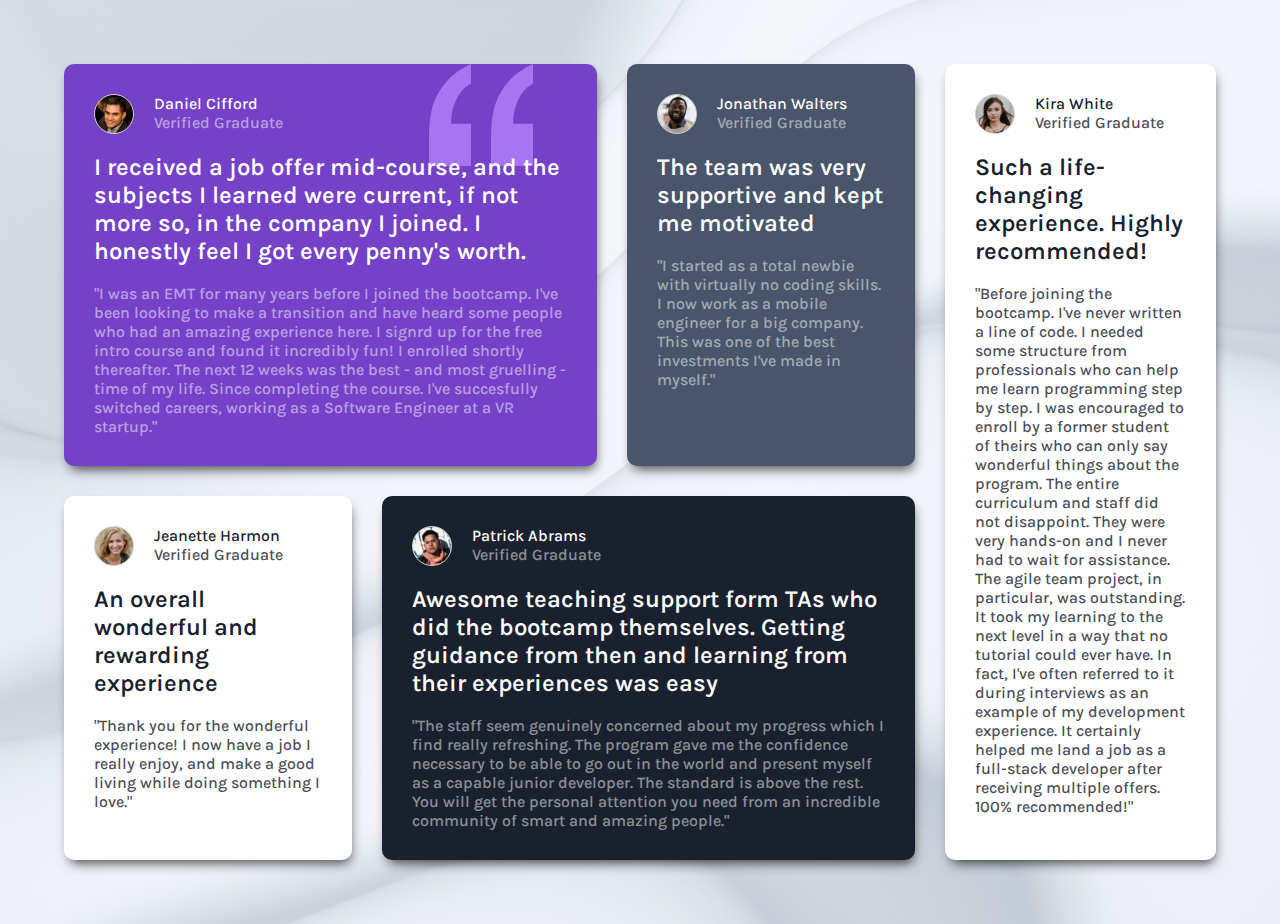
<file: index.html>
<!DOCTYPE html>
<html lang="en">
<head>
    <meta charset="UTF-8">
    <link rel="stylesheet" href="style.css">
    <link rel="preconnect" href="https://fonts.googleapis.com">
    <link rel="preconnect" href="https://fonts.gstatic.com" crossorigin>
    <link href="https://fonts.googleapis.com/css2?family=Barlow+Semi+Condensed:wght@500;600&family=Karla&display=swap" rel="stylesheet">
    <link rel="shortcut icon" href="images/favicon-32x32.png" type="image/x-icon">
    <meta name="viewport" content="width=device-width, initial-scale=1.0">
    <title>Testimonial Grid Section</title>
</head>
<body>

    <main>
        <div class="col">
            <div class="row">
        <div class="content first">
                <img src="images/bg-pattern-quotation.svg" alt="" class="quote">
            <div class="des">
    <div class="avatar one"></div>
            <div class="name">
    <p>Daniel Cifford</p>
    <p class="blur">Verified Graduate</p>
            </div>
            </div>
    <br>
    <h2>I received a job offer mid-course, and the subjects I learned were current, if not more so, in the company I joined. I honestly feel I got every penny's worth.</h2>
    <br>
    <p class="blur">"I was an EMT for many years before I joined the bootcamp. I've been looking to make a transition and have heard some people who had an amazing experience here. I signrd up for the free intro course 
        and found it incredibly fun! I enrolled shortly thereafter. The next 12 weeks was the best - and most gruelling - time of my life. Since completing the course. I've succesfully switched careers, working 
        as a Software Engineer at a VR startup."</p>
        </div>

        <div class="content second">
            <div class="des">
    <div class="avatar two"></div>
            <div class="name">
    <p>Jonathan Walters</p>
    <p class="blur">Verified Graduate</p>
            </div>
            </div>
    <br>
    <h2>The team was very supportive and kept me motivated</h2>
    <br>
    <p class="blur">"I started as a total newbie with virtually no coding skills. I now work as a mobile engineer for a big company. This was one of the best investments I've made in myself."</p>
        </div>
            </div>

            <div class="row low">
        <div class="content third">
            <div class="des">
    <div class="avatar three"></div>
            <div class="name">
    <p>Jeanette Harmon</p>
    <p class="l-blur">Verified Graduate</p>
            </div>
            </div>
    <br>
    <h2>An overall wonderful and rewarding experience</h2>
    <br>
    <p class="l-blur">"Thank you for the wonderful experience! I now have a job I really enjoy, and make a good living while doing something I love."</p>
        </div>

        <div class="content fourth">
            <div class="des">
    <div class="avatar four"></div>
            <div class="name">
    <p>Patrick Abrams</p>
    <p class="blur">Verified Graduate</p>
            </div>
            </div>
    <br>
    <h2>Awesome teaching support form TAs who did the bootcamp themselves. Getting guidance from then and learning from their experiences was easy</h2>
    <br>
    <p class="blur">"The staff seem genuinely concerned about my progress which I find really refreshing. The program gave me the confidence necessary to be able to go out in the world and present myself as a capable 
        junior developer. The standard is above the rest. You will get the personal attention you need from an incredible community of smart and amazing people."</p>
        </div>
            </div>
        </div>

        <div class="content fifth">
            <div class="des">
    <div class="avatar five"></div>
            <div class="name">
    <p>Kira White</p>
    <p class="l-blur">Verified Graduate</p>
            </div>
            </div>
    <br>
    <h2>Such a life-changing experience. Highly recommended!</h2>
    <br>
    <p class="l-blur">"Before joining the bootcamp. I've never written a line of code. I needed some structure from professionals who can help me learn programming step by step. I was encouraged to enroll by a former 
        student of theirs who can only say wonderful things about the program. The entire curriculum and staff did not disappoint. They were very hands-on and I never had to wait for assistance. The agile 
        team project, in particular, was outstanding. It took my learning to the next level in a way that no tutorial could ever have. In fact, I've often referred to it  during interviews as an example of 
        my development experience. It certainly helped me land a job as a full-stack developer after receiving multiple offers. 100% recommended!"</p>
        </div>
    </main>
    
</body>
</html>
</file>
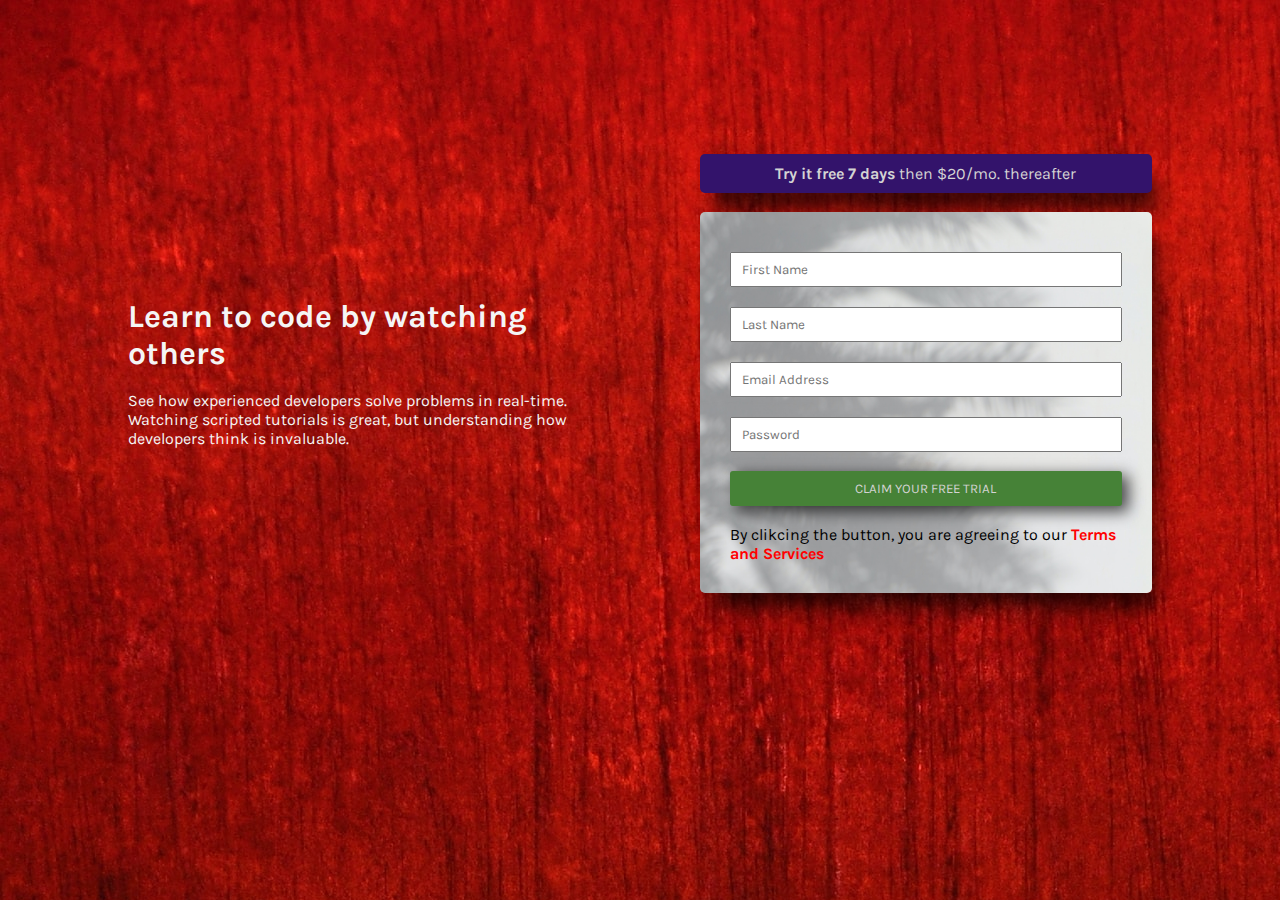
<file: form/index.html>
<!DOCTYPE html>
<html lang="en">
<head>
    <meta charset="UTF-8">
    <meta name="viewport" content="width=device-width, initial-scale=1.0">
    <link rel="stylesheet" href="style.css">
    <link rel="preconnect" href="https://fonts.googleapis.com">
    <link rel="preconnect" href="https://fonts.gstatic.com" crossorigin>
    <link href="https://fonts.googleapis.com/css2?family=Barlow+Semi+Condensed:wght@500;600&family=Karla:wght@400;700&family=Rubik&display=swap" rel="stylesheet">
    <title>Sign Up Form</title>
</head>
<body>
    <main>
        <div class="left">
            <h2>Learn to code by watching others</h2>
            <br>
            <p>See how experienced developers solve problems in real-time. Watching scripted tutorials is great, but understanding how developers think is invaluable.</p>
        </div>
        <br>
        <br>
        <br>
        <div class="right">
        <p class="trial"><b>Try it free 7 days</b> then $20/mo. thereafter</p>
        <br>
        <form action="">
            <input type="text" name="" id="name" placeholder="First Name" required>
            <input type="text" name="" id="last-name" placeholder="Last Name" required>
            <input type="text" name="" id="email-address" placeholder="Email Address" required>
            <input type="text" name="" id="password" placeholder="Password" required>
            <br>
            <button>CLAIM YOUR FREE TRIAL</button>
            <br>
            <p>By clikcing the button, you are agreeing to our <b><a href="">Terms and Services</a></b></p>
        </form>
        </div>
        
    </main>

    <script src="script.js"></script>
    
</body>
</html>
</file>
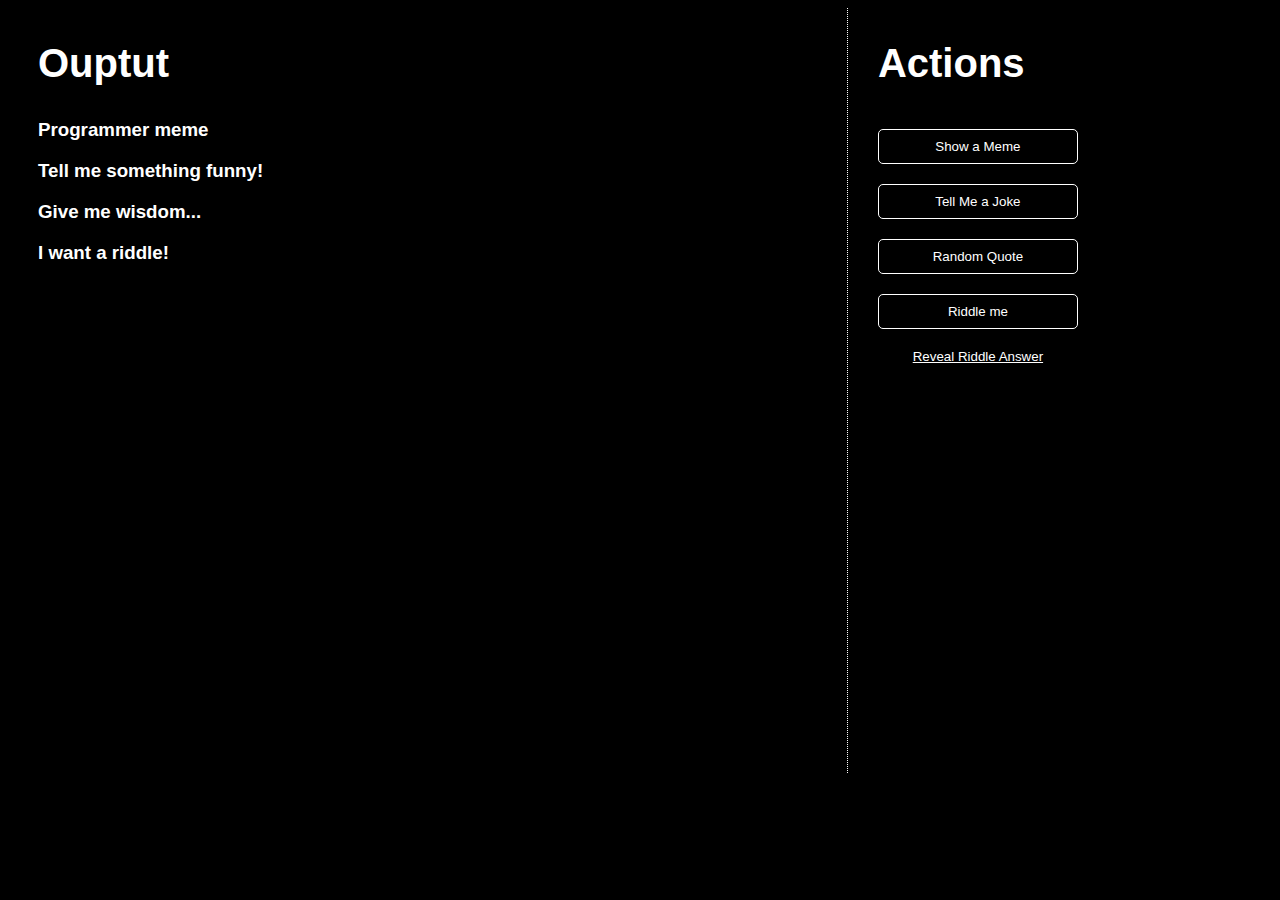
<file: generator/index.html>
<!DOCTYPE html>
<html lang="en">
  <head>
    <meta charset="UTF-8" />
    <meta http-equiv="X-UA-Compatible" content="IE=edge" />
    <meta name="viewport" content="width=device-width, initial-scale=1.0" />
    <title>Lesson 7 Challenge Starter</title>
    <link rel="stylesheet" href="./style.css" />
  </head>
  <body>
    <!-- Notice how we have used "semantic HTML" here -->
    <!-- Re-read the lesson if you don't understand what that means -->
    <!-- https://www.zachgollwitzer.com/posts/2021/fullstack-developer-series/7-html-crash-course-->
    <main>
      <section class="content">
        <h2>Ouptut</h2>
        <h3>Programmer meme</h3>
        <div class="meme"></div>
        <h3>Tell me something funny!</h3>
        <div class="joke"></div>
        <h3>Give me wisdom...</h3>
        <div class="wisdom"></div>
        <h3>I want a riddle!</h3>
        <div class="riddle"></div>
      </section>

      <!-- No need to change anything in this section -->
      <section class="sidebar">
        <h2>Actions</h2>
        <button onclick="showMeme()">Show a Meme</button>
        <button onclick="showJoke()">Tell Me a Joke</button>
        <button onclick="showQuote()">Random Quote</button>
        <button onclick="showRiddle()">Riddle me</button>
        <button class="reveal-btn" onclick="revealAnswers()">
          Reveal Riddle Answer
        </button>
      </section>
    </main>
    <script src="./script.js"></script>
  </body>
</html>
</file>
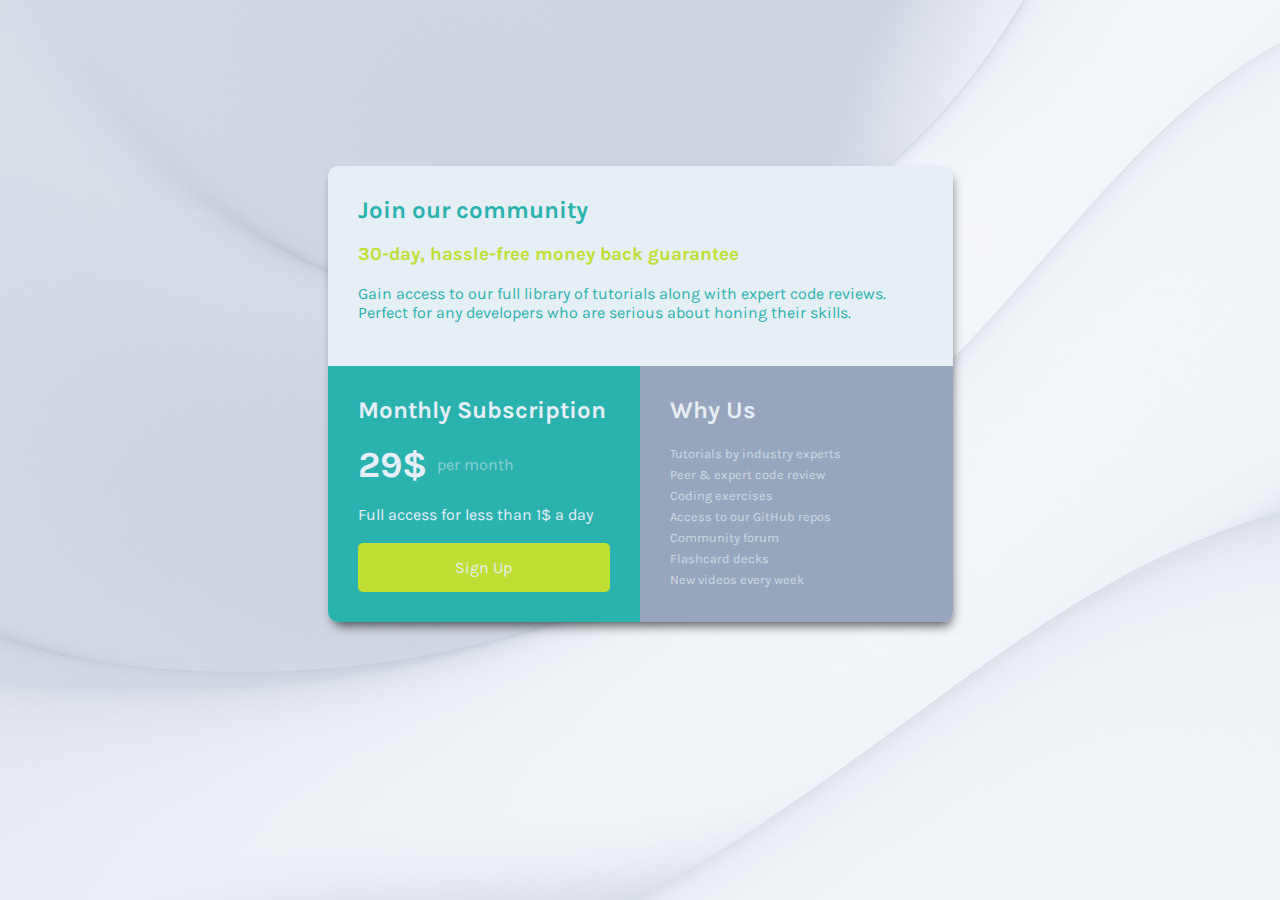
<file: price/index.html>
<!DOCTYPE html>
<html lang="en">
<head>
    <meta charset="UTF-8">
    <meta name="viewport" content="width=device-width, initial-scale=1.0">
    <link rel="stylesheet" href="style.css">
    <link rel="shortcut icon" href="images/favicon-32x32.png" type="image/x-icon">
    <link rel="preconnect" href="https://fonts.googleapis.com">
    <link rel="preconnect" href="https://fonts.gstatic.com" crossorigin>
    <link href="https://fonts.googleapis.com/css2?family=Barlow+Semi+Condensed:wght@500;600&family=Karla:wght@400;700&display=swap" rel="stylesheet">
    <title>Single Price Grid</title>
</head>
<body>

    <main>
        <div class="all first">
            <h2>Join our community</h2>
            <br>
            <h3>30-day, hassle-free money back guarantee</h3>
            <br>
            <p>Gain access to our full library of tutorials along with expert code reviews. Perfect for any developers who are serious about honing their skills.</p>
        </div>
        <div class="below">
        <div class="all second">
            <h2>Monthly Subscription</h2>
            <br>
            <div class="price">
                <h2 class="dollar">29$</h2>
                <p class="per">per month</p>   
            </div>
            <br>
            <p>Full access for less than 1$ a day</p>
            <br>
            <button>Sign Up</button>
        </div>
        <div class="all third">
            <h2>Why Us</h2>
            <br>
            <p>Tutorials by industry experts</p>
            <p>Peer & expert code review</p>
            <p>Coding exercises</p>
            <p>Access to our GitHub repos</p>
            <p>Community forum</p>
            <p>Flashcard decks</p>
            <p>New videos every week</p>
        </div>
        </div>
    </main>
    
    <script src="script.js"></script>
</body>
</html>
</file>
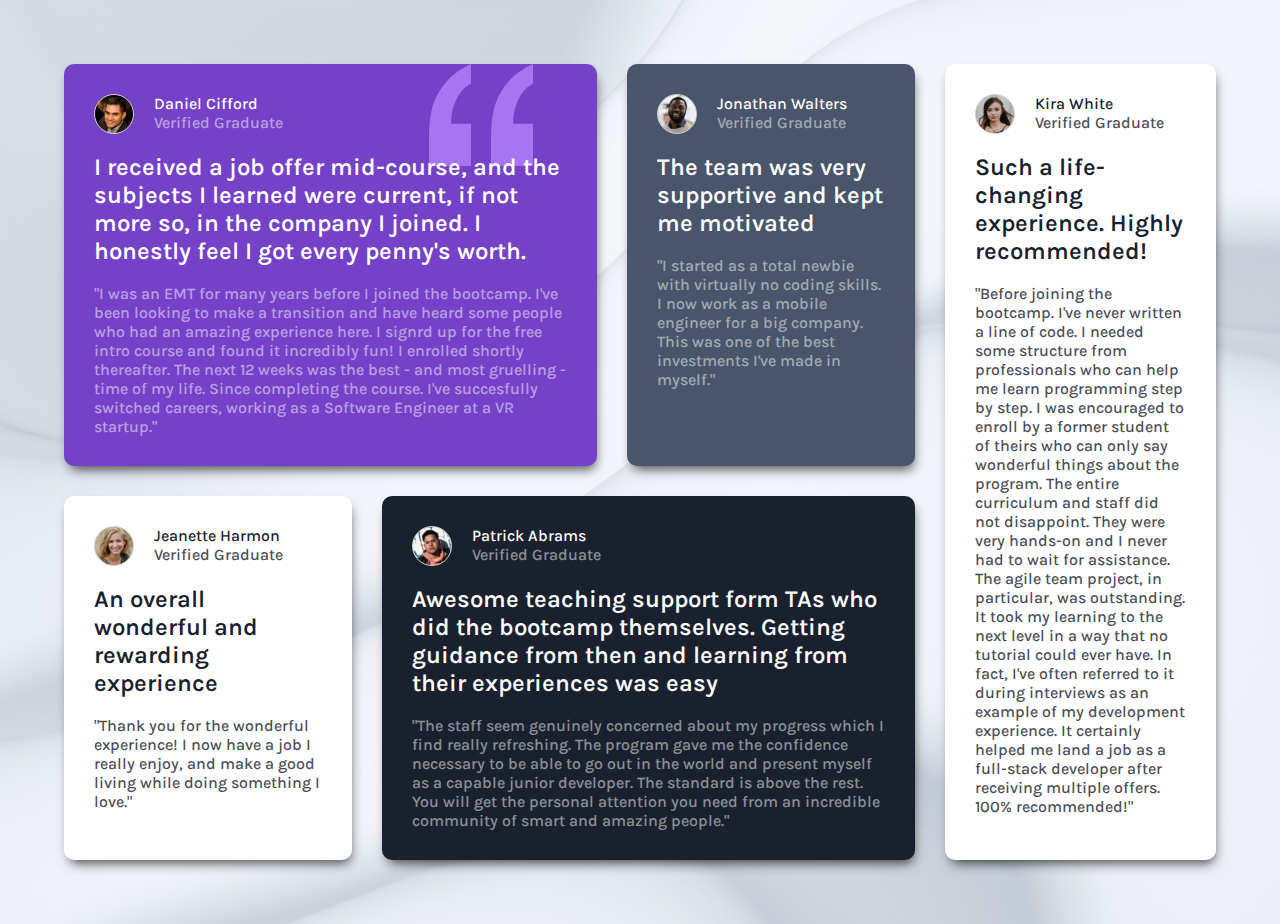
<file: testimonial/index.html>
<!DOCTYPE html>
<html lang="en">
<head>
    <meta charset="UTF-8">
    <link rel="stylesheet" href="style.css">
    <link rel="preconnect" href="https://fonts.googleapis.com">
    <link rel="preconnect" href="https://fonts.gstatic.com" crossorigin>
    <link href="https://fonts.googleapis.com/css2?family=Barlow+Semi+Condensed:wght@500;600&family=Karla&display=swap" rel="stylesheet">
    <link rel="shortcut icon" href="images/favicon-32x32.png" type="image/x-icon">
    <meta name="viewport" content="width=device-width, initial-scale=1.0">
    <title>Testimonial Grid Section</title>
</head>
<body>

    <main>
        <div class="col">
            <div class="row">
                <div class="content first">
                        <img src="images/bg-pattern-quotation.svg" alt="" class="quote">
                <div class="des">
                        <div class="avatar one"></div>
                                <div class="name">
                                        <p>Daniel Cifford</p>
                                        <p class="blur">Verified Graduate</p>
                                </div>
                        </div>
                        <br>
                        <h2>I received a job offer mid-course, and the subjects I learned were current, if not more so, in the company I joined. I honestly feel I got every penny's worth.</h2>
                        <br>
                        <p class="blur">"I was an EMT for many years before I joined the bootcamp. I've been looking to make a transition and have heard some people who had an amazing experience here. I signrd up for the free intro course 
                        and found it incredibly fun! I enrolled shortly thereafter. The next 12 weeks was the best - and most gruelling - time of my life. Since completing the course. I've succesfully switched careers, working 
                        as a Software Engineer at a VR startup."</p>
                </div>

        <div class="content second">
            <div class="des">
                <div class="avatar two"></div>
                        <div class="name">
                                <p>Jonathan Walters</p>
                                <p class="blur">Verified Graduate</p>
                        </div>
            </div>
                <br>
                <h2>The team was very supportive and kept me motivated</h2>
                <br>
                <p class="blur">"I started as a total newbie with virtually no coding skills. I now work as a mobile engineer for a big company. This was one of the best investments I've made in myself."</p>
        </div>
            </div>

            <div class="row low">
                <div class="content third">
                        <div class="des">
                                <div class="avatar three"></div>
                                        <div class="name">
                                                <p>Jeanette Harmon</p>
                                                <p class="l-blur">Verified Graduate</p>
                                        </div>
                        </div>
                        <br>
                        <h2>An overall wonderful and rewarding experience</h2>
                        <br>
                        <p class="l-blur">"Thank you for the wonderful experience! I now have a job I really enjoy, and make a good living while doing something I love."</p>
                </div>

        <div class="content fourth">
            <div class="des">
                <div class="avatar four"></div>
                        <div class="name">
                                <p>Patrick Abrams</p>
                                <p class="blur">Verified Graduate</p>
                        </div>
            </div>
            <br>
            <h2>Awesome teaching support form TAs who did the bootcamp themselves. Getting guidance from then and learning from their experiences was easy</h2>
            <br>
            <p class="blur">"The staff seem genuinely concerned about my progress which I find really refreshing. The program gave me the confidence necessary to be able to go out in the world and present myself as a capable 
            junior developer. The standard is above the rest. You will get the personal attention you need from an incredible community of smart and amazing people."</p>
        </div>
            </div>
        </div>

        <div class="content fifth">
            <div class="des">
                <div class="avatar five"></div>
                        <div class="name">
                                <p>Kira White</p>
                                <p class="l-blur">Verified Graduate</p>
                        </div>
            </div>
            <br>
            <h2>Such a life-changing experience. Highly recommended!</h2>
            <br>
            <p class="l-blur">"Before joining the bootcamp. I've never written a line of code. I needed some structure from professionals who can help me learn programming step by step. I was encouraged to enroll by a former 
            student of theirs who can only say wonderful things about the program. The entire curriculum and staff did not disappoint. They were very hands-on and I never had to wait for assistance. The agile 
            team project, in particular, was outstanding. It took my learning to the next level in a way that no tutorial could ever have. In fact, I've often referred to it  during interviews as an example of 
            my development experience. It certainly helped me land a job as a full-stack developer after receiving multiple offers. 100% recommended!"</p>
        </div>
    </main>
    
</body>
</html>
</file>
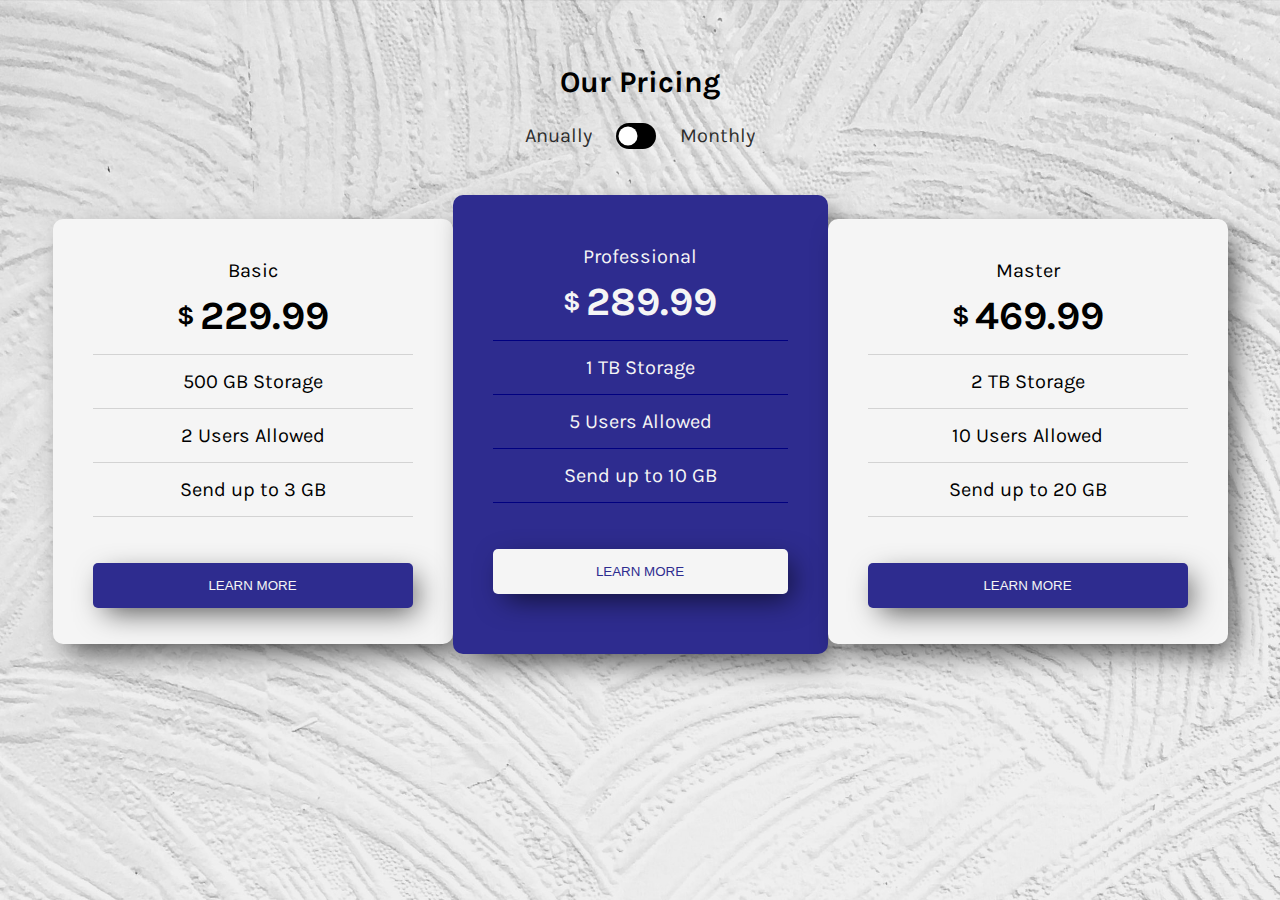
<file: toggle/index.html>
<!DOCTYPE html>
<html lang="en">
<head>
    <meta charset="UTF-8">
    <meta name="viewport" content="width=device-width, initial-scale=1.0">
    <link rel="stylesheet" href="style.css">
    <link rel="preconnect" href="https://fonts.googleapis.com">
    <link rel="preconnect" href="https://fonts.gstatic.com" crossorigin>
    <link href="https://fonts.googleapis.com/css2?family=Barlow+Semi+Condensed:wght@500;600&family=Karla:wght@400;700&family=Onest&family=Rubik&display=swap" rel="stylesheet">
    <title>Toggle Pricing</title>
</head>
<body>

    <div class="all">
        <h2>Our Pricing</h2>
        <br>
        <div class="toggle">
            <p>Anually</p>
            <input type="checkbox" name="" id="">
            <p>Monthly</p>
        </div>

        <br>
        <br>

    <main>
        <div class="side">
            <p>Basic</p>
            <h3><div class="dollar">$</div><div class="price one">229.99</div></h3>
            <p class="border">500 GB Storage</p>
            <p class="border">2 Users Allowed</p>
            <p class="border bot">Send up to 3 GB</p>
            <br>
            <br>
            <button>LEARN MORE</button>
        </div>
        <div class="middle">
            <p>Professional</p>
            <h3><div class="dollar">$</div><div class="price two">289.99</div></h3>
            <p class="border cent">1 TB Storage</p>
            <p class="border cent">5 Users Allowed</p>
            <p class="border bot" id="mid">Send up to 10 GB</p>
            <br>
            <br>
            <button class="mid">LEARN MORE</button>
        </div>
        <div class="side right">
            <p>Master</p>
            <h3><div class="dollar">$</div><div class="price three">469.99</div></h3>
            <p class="border">2 TB Storage</p>
            <p class="border">10 Users Allowed</p>
            <p class="border bot">Send up to 20 GB</p>
            <br>
            <br>
            <button>LEARN MORE</button>
        </div>
    </main>
    </div>

    <script src="script.js"></script>
    
</body>
</html>
</file>
<file: style.css>
* {
    margin: 0;
    padding: 0;
    box-sizing: border-box;
}

body {
    background-image: url(images/milad-fakurian-GJKx5lhwU3M-unsplash.jpg);
    background-size: cover;
    background-repeat: no-repeat;
    font-family: 'Karla', sans-serif;
    font-weight: 500;
}

h2 {
    font-weight: 600;
}

main {
    padding: 5%;
}

.avatar {
    width: 40px;
    height: 40px;
    border-radius: 20px;
    border: 1px solid hsl(0, 0%, 81%);
}

.des {
    display: flex;
    flex-direction: row;
}

.name {
    margin-left: 20px;
}

.blur {
    opacity: .5;
}

.l-blur {
    opacity: .8;
}

.one {
    background-image: url(images/image-daniel.jpg);
    background-size: cover;
}

.two {
    background-image: url(images/image-jonathan.jpg);
    background-size: cover;
}

.three {
    background-image: url(images/image-jeanette.jpg);
    background-size: cover;
}

.four {
    background-image: url(images/image-patrick.jpg);
    background-size: cover;
}

.five {
    background-image: url(images/image-kira.jpg);
    background-size: cover;
}

.content {
    padding: 30px;
    border-radius: 10px;
    box-shadow: 2px 7px 12px -4px rgba(0,0,0,0.71);
}

.first, .second, .third, .fourth {
    margin-bottom: 30px;
}

.first {
    background-color: hsl(263, 55%, 52%);
    color: hsl(0, 0%, 100%);
    position: relative;
    z-index: 0;
}

.second {
    background-color: hsl(217, 19%, 35%);
    color: hsl(0, 0%, 100%);
}

.third, .fifth {
    background-color: hsl(0, 0%, 100%);
    color: hsl(219, 29%, 14%);
}

.fourth {
    background-color: hsl(219, 29%, 14%);
    color: hsl(0, 0%, 100%);
}

.quote {
    position: absolute;
    right: 12%;
    top: 0;
    z-index: -1;
}

@media (min-width: 1100px) {

    main {
        display: flex;
        flex-direction: row;
        height: auto;
    }

    .col {
        display: flex;
        flex-direction: column;
        flex-basis: 100%;
    }

    .row {
        display: flex;
        flex-direction: row;
    }

    .first, .fourth {
        flex-basis: 65%;
    }

    .second, .third {
        flex-basis: 35%;
    }

    .third, .fourth {
        margin: 0;
    }

    .second, .fourth, .fifth {
        margin-left: 30px;
    }

    .fifth {
        flex-basis: 30%;
    }

}
</file>
<file: form/style.css>
* {
    padding: 0;
    margin: 0;
    box-sizing: border-box;
}

body {
    background-image: url(images/bangsal-nam-9HMGyZJfrk8-unsplash.jpg);
    background-repeat: no-repeat;
    font-family: 'Karla', sans-serif;
}

button {
    font-family: 'Karla', sans-serif;
    padding: 10px 0;
    border: none;
    border-radius: 3px;
    background-color: #468237;
    color: lightgray;
    box-shadow: 6px 5px 15px 1px rgba(0,0,0,0.68);
    transition: opacity .5s;
}

button:hover {
    opacity: .7;
    cursor: pointer;
}

.left {
    color: whitesmoke;
}

h2 {
    font-size: 2rem;
}

main {
    margin: 20% 10% 10% 10%;
}

.trial {
    background-color: #33136b;
    text-align: center;
    padding: 10px 0;
    border-radius: 5px;
    color: lightgray;
    box-shadow: 10px 22px 17px -6px rgba(0,0,0,0.65);
}

form {
    display: flex;
    flex-direction: column;
    background-image: url(images/augustine-wong-oebTM5wHTfw-unsplash.jpg);
    background-size: cover;
    background-repeat: no-repeat;
    padding: 30px;
    border-radius: 5px;
    padding-top: 40px;
    box-shadow: 10px 22px 17px -6px rgba(0,0,0,0.65);
}

#last-name, #email-address, #password {
    margin-top: 20px;
}

input {
    padding: 8px 10px;
    font-family: 'Karla', sans-serif;
}

a {
    color: red;
    text-decoration: none;
    transition: opacity .5s;
}

a:hover {
    opacity: .7;
    cursor: pointer;
}

@media (min-width: 800px) {
    main {
        display: flex;
        flex-direction: row;
        justify-content: center;
        margin-top: 12%;
    }

    .right {
        display: flex;
        flex-direction: column;
        max-width: 500px;
    }

    .left {
        margin: auto 7% auto 0;
        max-width: 500px;
    }
}
</file>
<file: generator/style.css>
/* 
NO ACTION REQUIRED BY YOU

Don't worry about this section.  These CSS styles are here to make the HTML document look cleaner, but are not part of the lesson.

Just write your HTML however you want and these will automatically work.
*/

body {
    background-color: black;
    color: white;
    font-family: Arial, Helvetica, sans-serif;
  }
  
  main {
    display: flex;
    flex-direction: row;
  }
  
  img {
    border: 1px solid white;
    border-radius: 5px;
    max-width: 350px;
    width: 100%;
  }
  
  p {
    color: white;
  }
  
  a {
    color: white;
  }
  
  a:hover {
    opacity: 0.8;
  }
  
  .content {
    width: 65%;
    padding-left: 30px;
    padding-right: 20px;
  }
  
  .content p {
    max-width: 80%;
  }
  
  .sidebar {
    display: flex;
    flex-direction: column;
    width: 30%;
    padding-left: 30px;
    padding-right: 30px;
    border-left: 1px dotted white;
    height: 85vh;
  }
  
  button {
    width: 200px;
    max-width: 100%;
    margin-top: 10px;
    margin-bottom: 10px;
    height: 35px;
    border: 1px solid white;
    background: transparent;
    color: white;
    border-radius: 5px;
  }
  
  button:hover {
    cursor: pointer;
    background-color: rgba(255, 255, 255, 0.1);
  }
  
  .reveal-btn {
    border: none;
    text-decoration: underline;
    margin: 0;
  }
  
  .reveal-btn:hover {
    color: white;
    background-color: transparent;
  }

  h2 {
    font-size: 40px;
  }
</file>
<file: price/style.css>
* {
    padding: 0;
    margin: 0;
    box-sizing: border-box;
}

main {
    margin: 10% 4%;
    box-shadow: 2px 7px 12px -4px rgba(0,0,0,0.71);
    border-radius: 10px;
    overflow: hidden;
}

.all {
    padding: 30px;
}

body {
    background-image: url(images/milad-fakurian-GJKx5lhwU3M-unsplash.jpg);
    background-repeat: no-repeat;
    font-family: 'Karla', sans-serif;
}

.first {
    background-color: hsl(204, 43%, 93%);
}

.second {
    background-color: hsl(179, 62%, 43%);
    color: hsl(204, 43%, 93%);
}

.third {
    background-color: hsl(218, 22%, 67%);
    color: hsl(204, 43%, 93%);
}

.first h2, .first p {
    color: hsl(179, 62%, 43%);
}

.first h3 {
    color: hsl(71, 73%, 54%);
}

.per {
    opacity: .5;
}

.dollar {
    font-size: 2.3rem;
}

.third p {
    opacity: .7;
    line-height: 21px;
    font-size: .8rem;
}
button {
    background-color: hsl(71, 73%, 54%);
    border: none;
    border-radius: 5px;
    color: hsl(204, 43%, 93%);
    padding: 15px 15px;
    width: 100%;
    font-size: 1rem;
    font-family: 'Karla', sans-serif;
    transition: opacity .5s;
}

button:hover {
    opacity: .7;
    cursor: pointer;
}

.price {
    display: flex;
}

.per {
    display: flex;
    align-items: center;
    padding-left: 10px;
}

@media (min-width: 650px) {

    main {
        display: flex;
        flex-direction: column;
        max-width: 625px;
        margin: 13% auto; 
    }

    .below {
        display: flex;
        flex-direction: row;
    }

    .second, .third {
        flex-basis: 50%;
    }

    .first {
        height: 200px;
    }
}
</file>
<file: testimonial/style.css>
* {
    margin: 0;
    padding: 0;
    box-sizing: border-box;
}

body {
    background-image: url(images/milad-fakurian-GJKx5lhwU3M-unsplash.jpg);
    background-size: cover;
    background-repeat: no-repeat;
    font-family: 'Karla', sans-serif;
    font-weight: 500;
}

h2 {
    font-weight: 600;
}

main {
    padding: 5%;
}

.avatar {
    width: 40px;
    height: 40px;
    border-radius: 20px;
    border: 1px solid hsl(0, 0%, 81%);
}

.des {
    display: flex;
    flex-direction: row;
}

.name {
    margin-left: 20px;
}

.blur {
    opacity: .5;
}

.l-blur {
    opacity: .8;
}

.one {
    background-image: url(images/image-daniel.jpg);
    background-size: cover;
}

.two {
    background-image: url(images/image-jonathan.jpg);
    background-size: cover;
}

.three {
    background-image: url(images/image-jeanette.jpg);
    background-size: cover;
}

.four {
    background-image: url(images/image-patrick.jpg);
    background-size: cover;
}

.five {
    background-image: url(images/image-kira.jpg);
    background-size: cover;
}

.content {
    padding: 30px;
    border-radius: 10px;
    box-shadow: 2px 7px 12px -4px rgba(0,0,0,0.71);
}

.first, .second, .third, .fourth {
    margin-bottom: 30px;
}

.first {
    background-color: hsl(263, 55%, 52%);
    color: hsl(0, 0%, 100%);
    position: relative;
    z-index: 0;
}

.second {
    background-color: hsl(217, 19%, 35%);
    color: hsl(0, 0%, 100%);
}

.third, .fifth {
    background-color: hsl(0, 0%, 100%);
    color: hsl(219, 29%, 14%);
}

.fourth {
    background-color: hsl(219, 29%, 14%);
    color: hsl(0, 0%, 100%);
}

.quote {
    position: absolute;
    right: 12%;
    top: 0;
    z-index: -1;
}

@media (min-width: 1100px) {

    main {
        display: flex;
        flex-direction: row;
        height: auto;
    }

    .col {
        display: flex;
        flex-direction: column;
        flex-basis: 100%;
    }

    .row {
        display: flex;
        flex-direction: row;
    }

    .first, .fourth {
        flex-basis: 65%;
    }

    .second, .third {
        flex-basis: 35%;
    }

    .third, .fourth {
        margin: 0;
    }

    .second, .fourth, .fifth {
        margin-left: 30px;
    }

    .fifth {
        flex-basis: 30%;
    }

}
</file>
<file: toggle/style.css>
* {
    padding: 0;
    margin: 0;
    box-sizing: border-box;
}

body {
    background-image: url(images/henry-co--odUkx8C2gg-unsplash.jpg);
    background-size: cover;
    background-repeat: no-repeat;
    font-family: 'Karla', sans-serif;
    font-size: 20px;
}

input {
    -webkit-appearance: none;
    position: relative;
    height: 26px;
    width: 40px;
    border-radius: 15px;
    transition: opacity .5s;
    background-color: black;
    outline: none;
    cursor: pointer;
}

input:hover {
    opacity: .8;
}

input:after {
    content: '';
    position: absolute;
    top: 50%;
    left: 30%;
    transform: translate(-50%, -50%);
    height: 19px;
    width: 19px;
    border-radius: 50%;
    background-color: white;
    transition: left .4s;
}

input:checked {
    background-color: #2e2c8f;
}

input:checked::after {
    left: 70%;
}

.toggle p {
    margin-top: 1px;
    opacity: .8;
}

.toggle {
    display: flex;
    flex-direction: row;
    justify-content: space-between;
    width: 230px;
}

h2 {
    display: flex;
    justify-content: center;
}

h3 {
    display: flex;
    flex-direction: row;
    justify-content: center;
    margin-bottom: 15px;
    margin-top: 10px;
}


.side, .middle {
    border-radius: 10px;
    padding: 40px 40px 20px 40px;
    text-align: center;
    box-shadow: 10px 13px 29px -5px rgba(0,0,0,0.68);
    width: 375px;
}

.middle, .right {
    margin-top: 20px;
}

.middle {
    background-color: #2e2c8f;
    color: whitesmoke;
    padding: 50px 40px 60px 40px;
}

.side {
    background-color: whitesmoke;
}

.border {
    border-top: 1px solid lightgray;
    padding: 15px 0;
}

.cent, #mid {
    border-top: 1px solid navy;
}

#mid {
    border-bottom: 1px solid navy;
}

.dollar {
    font-size: 1.6rem;
    margin-top: 9px;
}

.price {
    font-size: 2.5rem;
    margin-left: 5px;
}

button {
    padding: 15px 0;
    width: 100%;
    border: none;
    background-color: #2e2c8f;
    border-radius: 5px;
    color: whitesmoke;
    cursor: pointer;
    box-shadow: 7px 9px 29px -5px rgba(0,0,0,0.68);
    transition: opacity .5s;
}

button:hover {
    opacity: .8;
}

.mid {
    background-color: whitesmoke;
    color: #2e2c8f;
}

.bot {
    border-bottom: 1px solid lightgray;
}

.all {
    display: flex;
    flex-direction: column;
    align-items: center;
    margin: 5% 0 0 0;
}

@media (min-width: 1200px) {

    main {
        display: flex;
        flex-direction: row;
    }

    .middle, .right {
        margin: 0;
    }

    .side {
        width: 400px;
        height: 425px;
        margin-top: 2%;
    }

}
</file>
